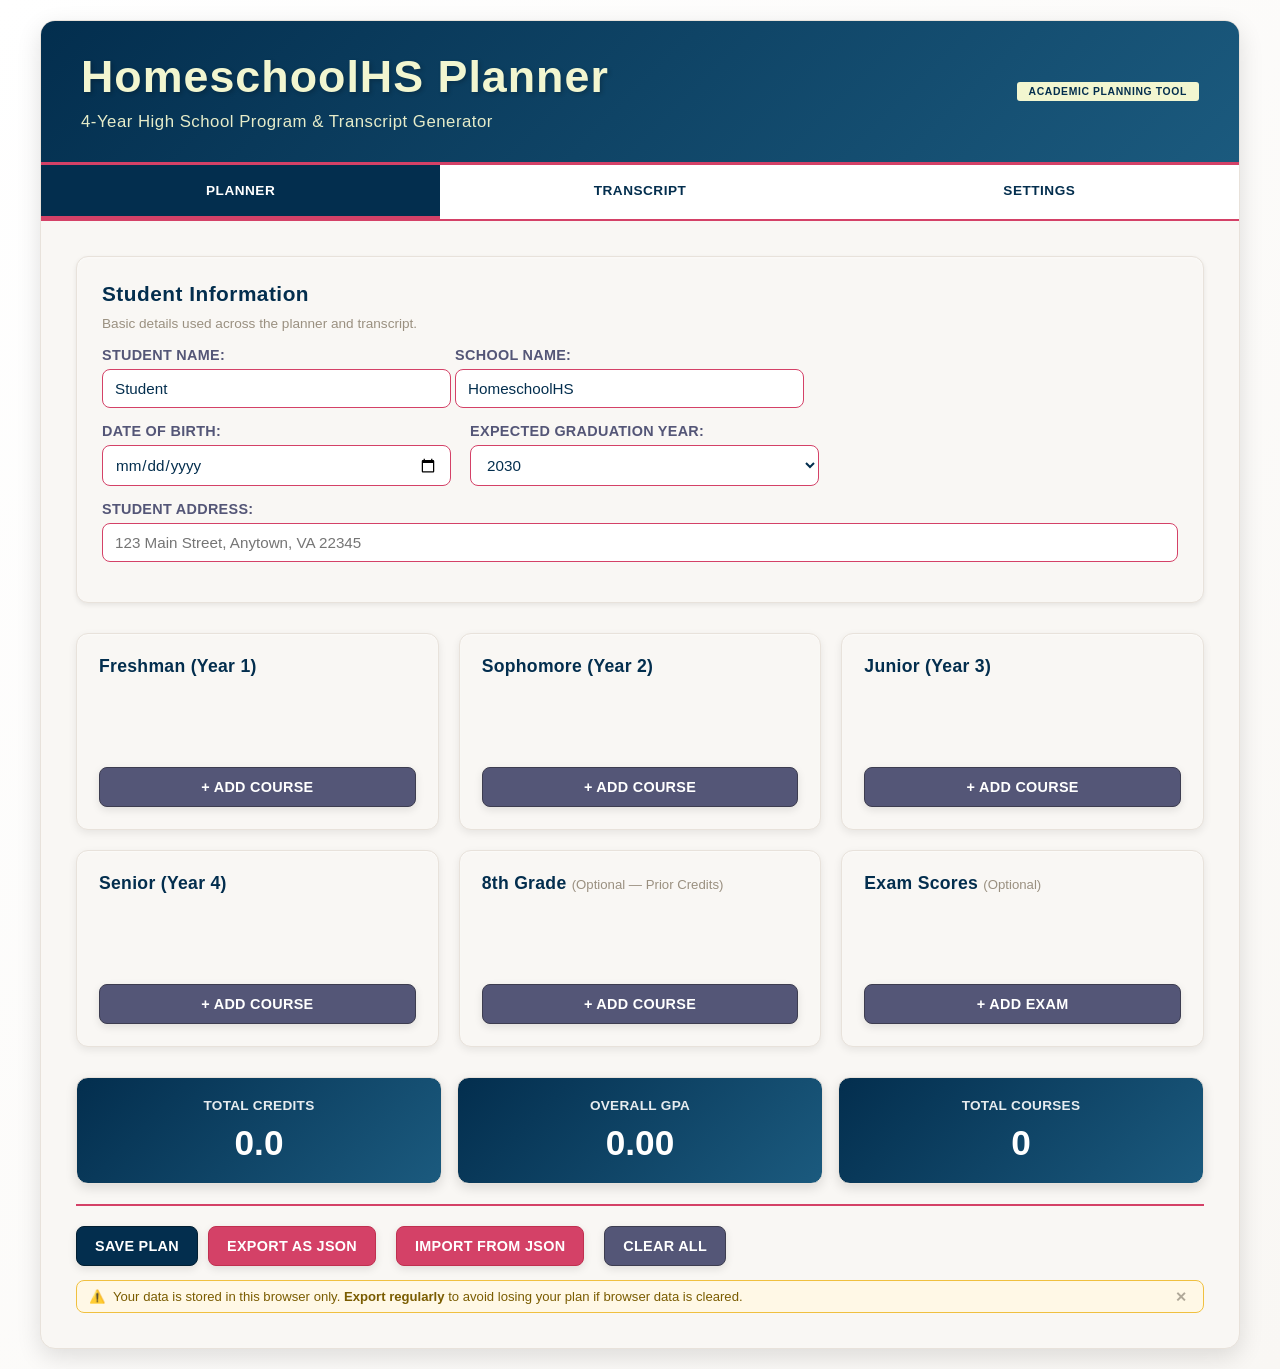
<file: index.html>
<!DOCTYPE html>
<html lang="en">
<head>
    <meta charset="UTF-8">
    <meta name="viewport" content="width=device-width, initial-scale=1.0">
    <title>HomeschoolHS Planner - 4-Year Course Planner</title>
    <link rel="icon" type="image/x-icon" href="favicon.ico">
    <link rel="stylesheet" href="css/style.css">
</head>
<body>
    <div class="container">

        <header>
            <div>
                <h1>HomeschoolHS Planner</h1>
                <p>4-Year High School Program &amp; Transcript Generator</p>
            </div>
            <div class="header-badge">Academic Planning Tool</div>
        </header>

        <nav class="tabs">
            <button class="tab-btn active" data-tab="planner">Planner</button>
            <button class="tab-btn" data-tab="transcript">Transcript</button>
            <button class="tab-btn" data-tab="settings">Settings</button>
        </nav>

        <!-- UNDO BANNER -->
        <div id="undoBanner" style="display:none; align-items:center; justify-content:space-between; background:#032E4E; color:#F2F6D0; padding:10px 20px; font-family:'Segoe UI',sans-serif; font-size:0.9em;">
            <span>Course deleted.</span>
            <button onclick="undoDelete()" style="background:#D44167; color:#fff; border:none; padding:5px 14px; border-radius:6px; cursor:pointer; font-weight:700;">Undo</button>
        </div>

        <!-- PLANNER TAB -->
        <section id="planner" class="tab-content active">

            <div class="student-section">
                <h2>Student Information</h2>
                <p class="section-subtitle">Basic details used across the planner and transcript.</p>

                <div class="form-group">
                    <label for="studentName">Student Name:</label>
                    <input type="text" id="studentName" placeholder="Enter student name">
                </div>

                <div class="form-group">
                    <label for="schoolName">School Name:</label>
                    <input type="text" id="schoolName" placeholder="Enter school name">
                </div>

                <div class="form-group">
                    <label for="studentDOB">Date of Birth:</label>
                    <input type="date" id="studentDOB">
                </div>

                <div class="form-group">
                    <label for="graduationYear">Expected Graduation Year:</label>
                    <select id="graduationYear">
                        <!-- populated by JS -->
                    </select>
                </div>

                <div class="form-group form-group-full">
                    <label for="studentAddress">Student Address:</label>
                    <input type="text" id="studentAddress" placeholder="123 Main Street, Anytown, VA 22345">
                </div>
            </div>

            <!-- YEARS GRID -->
            <div class="years-grid">

                <div class="year-card" data-year="9">
                    <h3>Freshman (Year 1)</h3>
                    <div class="courses-list" id="year-9"></div>
                    <button class="btn btn-add" onclick="addCourse(9)">+ Add Course</button>
                </div>

                <div class="year-card" data-year="10">
                    <h3>Sophomore (Year 2)</h3>
                    <div class="courses-list" id="year-10"></div>
                    <button class="btn btn-add" onclick="addCourse(10)">+ Add Course</button>
                </div>

                <div class="year-card" data-year="11">
                    <h3>Junior (Year 3)</h3>
                    <div class="courses-list" id="year-11"></div>
                    <button class="btn btn-add" onclick="addCourse(11)">+ Add Course</button>
                </div>

                <div class="year-card" data-year="12">
                    <h3>Senior (Year 4)</h3>
                    <div class="courses-list" id="year-12"></div>
                    <button class="btn btn-add" onclick="addCourse(12)">+ Add Course</button>
                </div>

                <!-- 8TH GRADE — optional -->
                <div class="year-card" data-year="8">
                    <h3>8th Grade <span class="optional-label">(Optional — Prior Credits)</span></h3>
                    <div class="courses-list" id="year-8"></div>
                    <button class="btn btn-add" onclick="addCourse(8)">+ Add Course</button>
                </div>

                <!-- EXAM SCORES — optional -->
                <div class="year-card" data-year="exams">
                    <h3>Exam Scores <span class="optional-label">(Optional)</span></h3>
                    <div class="courses-list" id="exams-list"></div>
                    <button class="btn btn-add" onclick="addExam()">+ Add Exam</button>
                </div>

            </div>

            <!-- SUMMARY STATS -->
            <div class="summary-section">
                <div class="stat-card">
                    <h4>Total Credits</h4>
                    <p class="stat-value" id="totalCredits">0</p>
                </div>
                <div class="stat-card">
                    <h4>Overall GPA</h4>
                    <p class="stat-value" id="overallGPA">0.00</p>
                </div>
                <div class="stat-card">
                    <h4>Total Courses</h4>
                    <p class="stat-value" id="totalCourses">0</p>
                </div>
            </div>

            <!-- ACTION BUTTONS -->
            <div class="action-buttons">
                <button class="btn btn-primary" onclick="savePlan()">Save Plan</button>
                <button class="btn btn-secondary" onclick="exportPlan()">Export as JSON</button>
                <button class="btn btn-secondary" onclick="importPlan()">Import from JSON</button>
                <button class="btn btn-danger" onclick="clearPlan()">Clear All</button>
                <div id="backupWarning" class="backup-bar">
    <div class="backup-bar-text">
        <span>⚠️</span>
        <span>Your data is stored in this browser only. <strong>Export regularly</strong> to avoid losing your plan if browser data is cleared.</span>
    </div>
    <button class="backup-dismiss" onclick="dismissBackupWarning()" title="Dismiss">✕</button>
</div>
            </div>

        </section>

        <!-- TRANSCRIPT TAB -->
        <section id="transcript" class="tab-content">
            <div class="transcript-container">
                <button class="btn btn-secondary" onclick="generateTranscript()">Generate Transcript</button>
                <button class="btn btn-secondary" onclick="printTranscript()">Print</button>
                <div class="mobile-transcript-warning">
    ⚠️ The transcript is designed for desktop use. Please open this tool on a desktop or laptop to generate and print your transcript.
</div>
                <div id="transcriptOutput"></div>
            </div>
        </section>

        <!-- SETTINGS TAB -->
        <section id="settings" class="tab-content">
            <h2>Settings</h2>

            <div class="settings-group">
                <h3>School Information</h3>
                <p>This information appears on the printed transcript.</p>
                <div class="form-group">
                    <label for="schoolAddress">School Address:</label>
                    <input type="text" id="schoolAddress" placeholder="123 Learning Lane, Anytown, VA 22345">
                </div>
                <div class="form-group">
                    <label for="schoolPhone">School Phone:</label>
                    <input type="tel" id="schoolPhone" placeholder="(555) 867-5309">
                </div>
                <div class="form-group">
                    <label for="schoolEmail">School Email:</label>
                    <input type="email" id="schoolEmail" placeholder="admin@myhomeschool.edu">
                </div>
                <div class="form-group">
                    <label for="schoolWebsite">School Website (optional):</label>
                    <input type="text" id="schoolWebsite" placeholder="www.myhomeschool.edu">
                </div>
                <div class="form-group form-group-full">
                    <label for="schoolLogo">School Logo (optional):</label>
                    <input type="file" id="schoolLogo" accept="image/*">
                    <div id="logoPreview" style="margin-top:8px;"></div>
                </div>
                <div class="form-actions">
                    <button class="btn btn-primary" onclick="saveSchoolInfo()">Save School Information</button>
                    <span id="schoolInfoSaved" style="display:none; font-size:0.85em; color:#0F9B78; font-weight:600; align-self:center;">✓ Saved</span>
                </div>
            </div>

            <div class="settings-group">
                <h3>Grading Scale</h3>
                <p>Currently using weighted GPA scale. Honors +0.5 &bull; AP / IB / Dual Enrollment +1.0</p>
                <table class="grading-table">
                    <tr><th>Grade</th><th>Regular</th><th>Honors</th><th>AP / IB / Dual</th></tr>
                    <tr><td>A</td><td>4.0</td><td>4.5</td><td>5.0</td></tr>
                    <tr><td>B</td><td>3.0</td><td>3.5</td><td>4.0</td></tr>
                    <tr><td>C</td><td>2.0</td><td>2.5</td><td>3.0</td></tr>
                    <tr><td>D</td><td>1.0</td><td>1.5</td><td>2.0</td></tr>
                    <tr><td>F</td><td>0.0</td><td>0.0</td><td>0.0</td></tr>
                </table>
            </div>

           <div class="settings-group">
    <h3>About</h3>
    <p><strong>Transcript Generator</strong> — Version 1.0</p>
    <p>A homeschool high school transcript generator for college admissions and academic records.</p>
    <p>Part of the <strong>A Tale of Changes</strong> <a href="https://toolbox.ataleofchanges.com" target="_blank">Homeschool Toolbox</a>.</p>
    <p>&copy; 2026 A Tale of Changes</p>
    <p><a href="mailto:ataleofchanges@gmail.com">ataleofchanges@gmail.com</a></p>
    <p><a href="privacy.html">Privacy Policy</a></p>
    <p><a href="terms.html">Terms of Service</a></p>           
</div>

        </section>
    </div>

    <!-- MODAL: ADD / EDIT COURSE -->
    <div id="courseModal" class="modal">
        <div class="modal-content">
            <span class="close" onclick="closeModal()">&times;</span>
            <h2 id="courseModalTitle">Add Course</h2>
            <form id="courseForm">
                <div class="form-group">
                    <label for="courseName">Course Name:</label>
                    <input type="text" id="courseName" placeholder="e.g., Biology, Algebra 2" required>
                </div>
                <div class="form-group">
                    <label for="courseCredits">Credits:</label>
                    <input type="number" id="courseCredits" min="0.5" max="4" step="0.5" value="1" required>
                </div>
                <div class="form-group">
                    <label for="courseGrade">Grade:</label>
                    <select id="courseGrade" required>
                        <option value="">Select a grade</option>
                        <option value="A">A (90-100)</option>
                        <option value="A-">A-</option>
                        <option value="B+">B+</option>
                        <option value="B">B (80-89)</option>
                        <option value="B-">B-</option>
                        <option value="C+">C+</option>
                        <option value="C">C (70-79)</option>
                        <option value="C-">C-</option>
                        <option value="D">D (60-69)</option>
                        <option value="F">F (Below 60)</option>
                        <option value="P">P - Pass (no GPA)</option>
                    </select>
                </div>
                <div class="form-group">
                    <label for="courseType">Course Type:</label>
                    <select id="courseType" required>
                        <option value="Regular">Regular</option>
                        <option value="Honors">Honors</option>
                        <option value="AP">AP</option>
                        <option value="IB">IB</option>
                        <option value="Dual Enrollment">Dual Enrollment</option>
                    </select>
                </div>
                <div class="form-actions">
                    <button type="submit" class="btn btn-primary" id="courseSubmitBtn">Add Course</button>
                    <button type="button" class="btn btn-secondary" onclick="closeModal()">Cancel</button>
                </div>
            </form>
        </div>
    </div>

    <!-- MODAL: ADD EXAM -->
    <div id="examModal" class="modal">
        <div class="modal-content">
            <span class="close" onclick="closeExamModal()">&times;</span>
            <h2>Add Exam Score</h2>
            <form id="examForm">
                <div class="form-group">
                    <label for="examName">Exam Name:</label>
                    <input type="text" id="examName" placeholder="e.g., SAT, AP Biology, NY Regents — Algebra" required>
                </div>
                <div class="form-group">
                    <label for="examDate">Date (optional):</label>
                    <input type="text" id="examDate" placeholder="e.g., 05/2026">
                </div>
                <div class="form-group">
                    <label for="examScore">Score:</label>
                    <input type="text" id="examScore" placeholder="e.g., 1380, 4, 89" required>
                </div>
                <div class="form-actions">
                    <button type="submit" class="btn btn-primary">Add Exam</button>
                    <button type="button" class="btn btn-secondary" onclick="closeExamModal()">Cancel</button>
                </div>
            </form>
        </div>
    </div>

    <!-- HIDDEN FILE INPUT FOR IMPORT -->
    <input type="file" id="fileInput" style="display: none;" accept=".json">

    <script src="js/config.js"></script>
    <script src="js/planner.js"></script>
    <script src="js/transcript.js"></script>
</body>
</html>
</file>
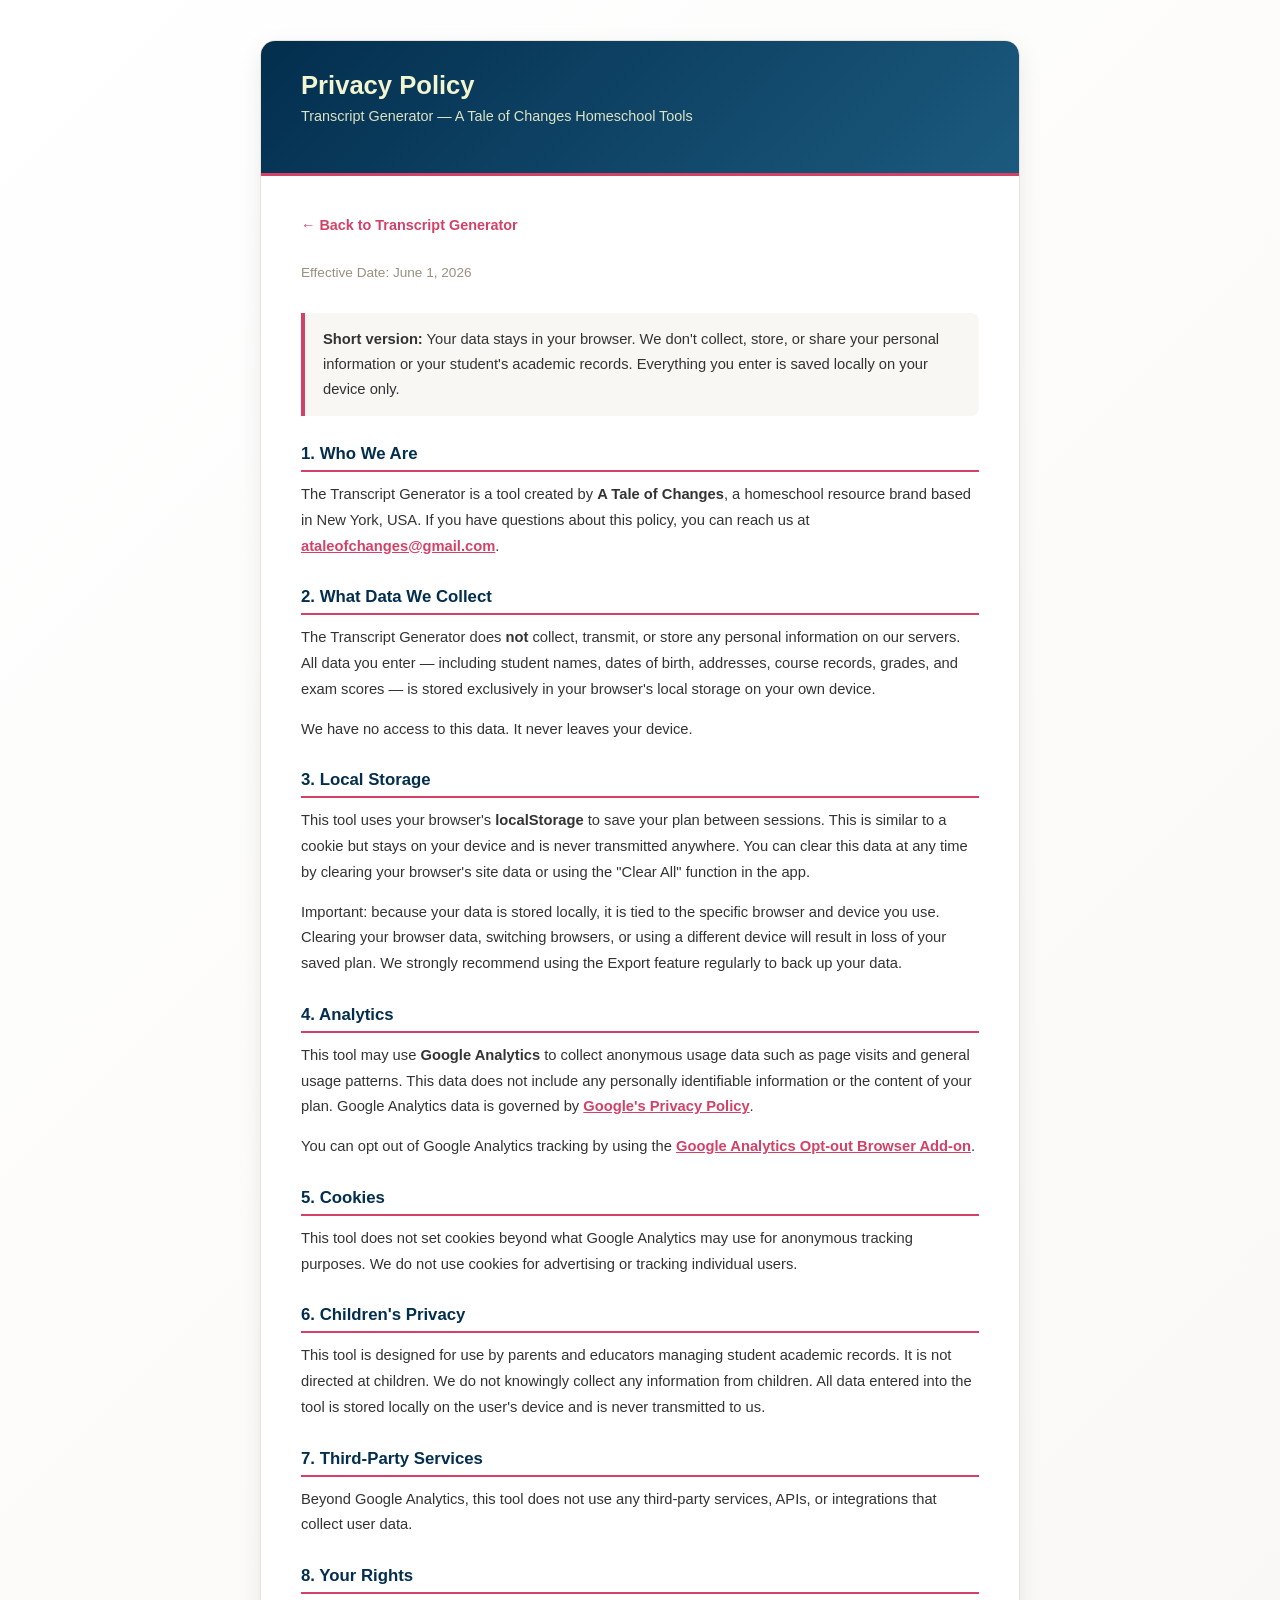
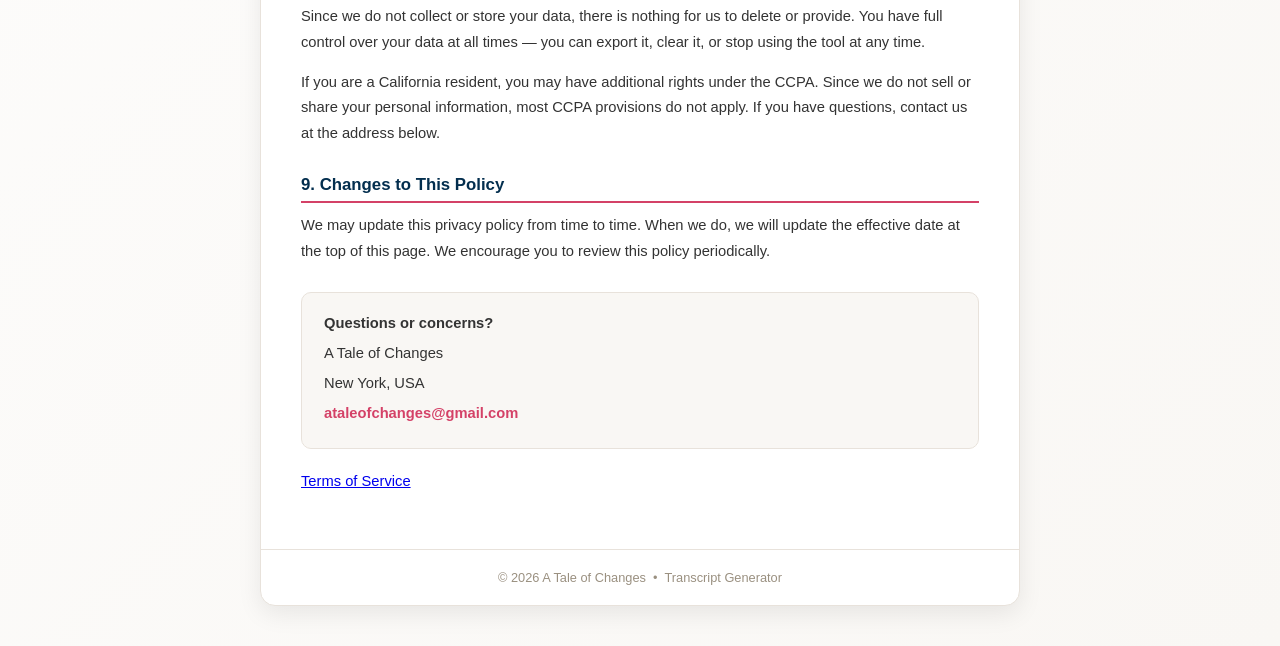
<file: privacy.html>
<!DOCTYPE html>
<html lang="en">
<head>
    <meta charset="UTF-8">
    <meta name="viewport" content="width=device-width, initial-scale=1.0">
    <title>Privacy Policy — Transcript Generator</title>
    <link rel="icon" type="image/x-icon" href="favicon.ico">
    <style>
        * { margin: 0; padding: 0; box-sizing: border-box; }

        body {
            font-family: 'Segoe UI', 'Trebuchet MS', sans-serif;
            background: linear-gradient(135deg, #ffffff 0%, #f9f7f4 100%);
            min-height: 100vh;
            padding: 40px 20px;
            color: #032E4E;
        }

        .container {
            max-width: 760px;
            margin: 0 auto;
            background: #fff;
            border-radius: 15px;
            box-shadow: 0 8px 24px rgba(0,0,0,0.08);
            border: 1px solid #e8e2db;
            overflow: hidden;
        }

        header {
            background: linear-gradient(135deg, #032E4E 0%, #1B5A7E 100%);
            color: #F2F6D0;
            padding: 30px 40px;
            border-bottom: 3px solid #D44167;
        }

        header h1 {
            font-size: 1.6em;
            font-weight: 700;
            margin-bottom: 4px;
        }

        header p {
            font-size: 0.9em;
            opacity: 0.90;
            color: #F2F6D0;
        }

        .content {
            padding: 40px;
        }

        .back-link {
            display: inline-block;
            margin-bottom: 28px;
            color: #D44167;
            text-decoration: none;
            font-size: 0.9em;
            font-weight: 600;
        }

        .back-link:hover {
            text-decoration: underline;
        }

        .effective-date {
            font-size: 0.85em;
            color: #9a9080;
            margin-bottom: 28px;
        }

        h2 {
            font-size: 1.05em;
            font-weight: 700;
            color: #032E4E;
            margin-top: 28px;
            margin-bottom: 10px;
            padding-bottom: 6px;
            border-bottom: 2px solid #D44167;
        }

        p {
            font-size: 0.92em;
            line-height: 1.75;
            color: #333;
            margin-bottom: 14px;
        }

        ul {
            margin: 0 0 14px 20px;
        }

        ul li {
            font-size: 0.92em;
            line-height: 1.75;
            color: #333;
            margin-bottom: 6px;
        }

        .highlight-box {
            background: #f9f7f4;
            border-left: 4px solid #D44167;
            border-radius: 0 8px 8px 0;
            padding: 14px 18px;
            margin-bottom: 20px;
            font-size: 0.92em;
            color: #333;
            line-height: 1.7;
        }

        .contact-block {
            background: #f9f7f4;
            border-radius: 10px;
            border: 1px solid #e8e2db;
            padding: 18px 22px;
            margin-top: 28px;
        }

        .contact-block p {
            margin-bottom: 4px;
        }

        .contact-block a {
            color: #D44167;
            text-decoration: none;
            font-weight: 600;
        }

        .contact-block a:hover {
            text-decoration: underline;
        }

        footer {
            text-align: center;
            padding: 20px 40px;
            font-size: 0.8em;
            color: #9a9080;
            border-top: 1px solid #e8e2db;
        }
    </style>
</head>
<body>
    <div class="container">

        <header>
            <h1>Privacy Policy</h1>
            <p>Transcript Generator — A Tale of Changes Homeschool Tools</p>
        </header>

        <div class="content">
            <a href="index.html" class="back-link">&larr; Back to Transcript Generator</a>

            <p class="effective-date">Effective Date: June 1, 2026</p>

            <div class="highlight-box">
                <strong>Short version:</strong> Your data stays in your browser. We don't collect, store, or share your personal information or your student's academic records. Everything you enter is saved locally on your device only.
            </div>

            <h2>1. Who We Are</h2>
            <p>The Transcript Generator is a tool created by <strong>A Tale of Changes</strong>, a homeschool resource brand based in New York, USA. If you have questions about this policy, you can reach us at <a href="mailto:ataleofchanges@gmail.com" style="color:#D44167;font-weight:600;">ataleofchanges@gmail.com</a>.</p>

            <h2>2. What Data We Collect</h2>
            <p>The Transcript Generator does <strong>not</strong> collect, transmit, or store any personal information on our servers. All data you enter — including student names, dates of birth, addresses, course records, grades, and exam scores — is stored exclusively in your browser's local storage on your own device.</p>
            <p>We have no access to this data. It never leaves your device.</p>

            <h2>3. Local Storage</h2>
            <p>This tool uses your browser's <strong>localStorage</strong> to save your plan between sessions. This is similar to a cookie but stays on your device and is never transmitted anywhere. You can clear this data at any time by clearing your browser's site data or using the "Clear All" function in the app.</p>
            <p>Important: because your data is stored locally, it is tied to the specific browser and device you use. Clearing your browser data, switching browsers, or using a different device will result in loss of your saved plan. We strongly recommend using the Export feature regularly to back up your data.</p>

            <h2>4. Analytics</h2>
            <p>This tool may use <strong>Google Analytics</strong> to collect anonymous usage data such as page visits and general usage patterns. This data does not include any personally identifiable information or the content of your plan. Google Analytics data is governed by <a href="https://policies.google.com/privacy" target="_blank" style="color:#D44167;font-weight:600;">Google's Privacy Policy</a>.</p>
            <p>You can opt out of Google Analytics tracking by using the <a href="https://tools.google.com/dlpage/gaoptout" target="_blank" style="color:#D44167;font-weight:600;">Google Analytics Opt-out Browser Add-on</a>.</p>

            <h2>5. Cookies</h2>
            <p>This tool does not set cookies beyond what Google Analytics may use for anonymous tracking purposes. We do not use cookies for advertising or tracking individual users.</p>

            <h2>6. Children's Privacy</h2>
            <p>This tool is designed for use by parents and educators managing student academic records. It is not directed at children. We do not knowingly collect any information from children. All data entered into the tool is stored locally on the user's device and is never transmitted to us.</p>

            <h2>7. Third-Party Services</h2>
            <p>Beyond Google Analytics, this tool does not use any third-party services, APIs, or integrations that collect user data.</p>

            <h2>8. Your Rights</h2>
            <p>Since we do not collect or store your data, there is nothing for us to delete or provide. You have full control over your data at all times — you can export it, clear it, or stop using the tool at any time.</p>
            <p>If you are a California resident, you may have additional rights under the CCPA. Since we do not sell or share your personal information, most CCPA provisions do not apply. If you have questions, contact us at the address below.</p>

            <h2>9. Changes to This Policy</h2>
            <p>We may update this privacy policy from time to time. When we do, we will update the effective date at the top of this page. We encourage you to review this policy periodically.</p>

            <div class="contact-block">
                <p><strong>Questions or concerns?</strong></p>
                <p>A Tale of Changes</p>
                <p>New York, USA</p>
                <p><a href="mailto:ataleofchanges@gmail.com">ataleofchanges@gmail.com</a></p>
            </div>
<p style="margin-top:20px;"><a href="terms.html">Terms of Service</a></p>
        </div>

        <footer>
            &copy; 2026 A Tale of Changes &nbsp;&bull;&nbsp; Transcript Generator
        </footer>

    </div>
</body>
</html>
</file>
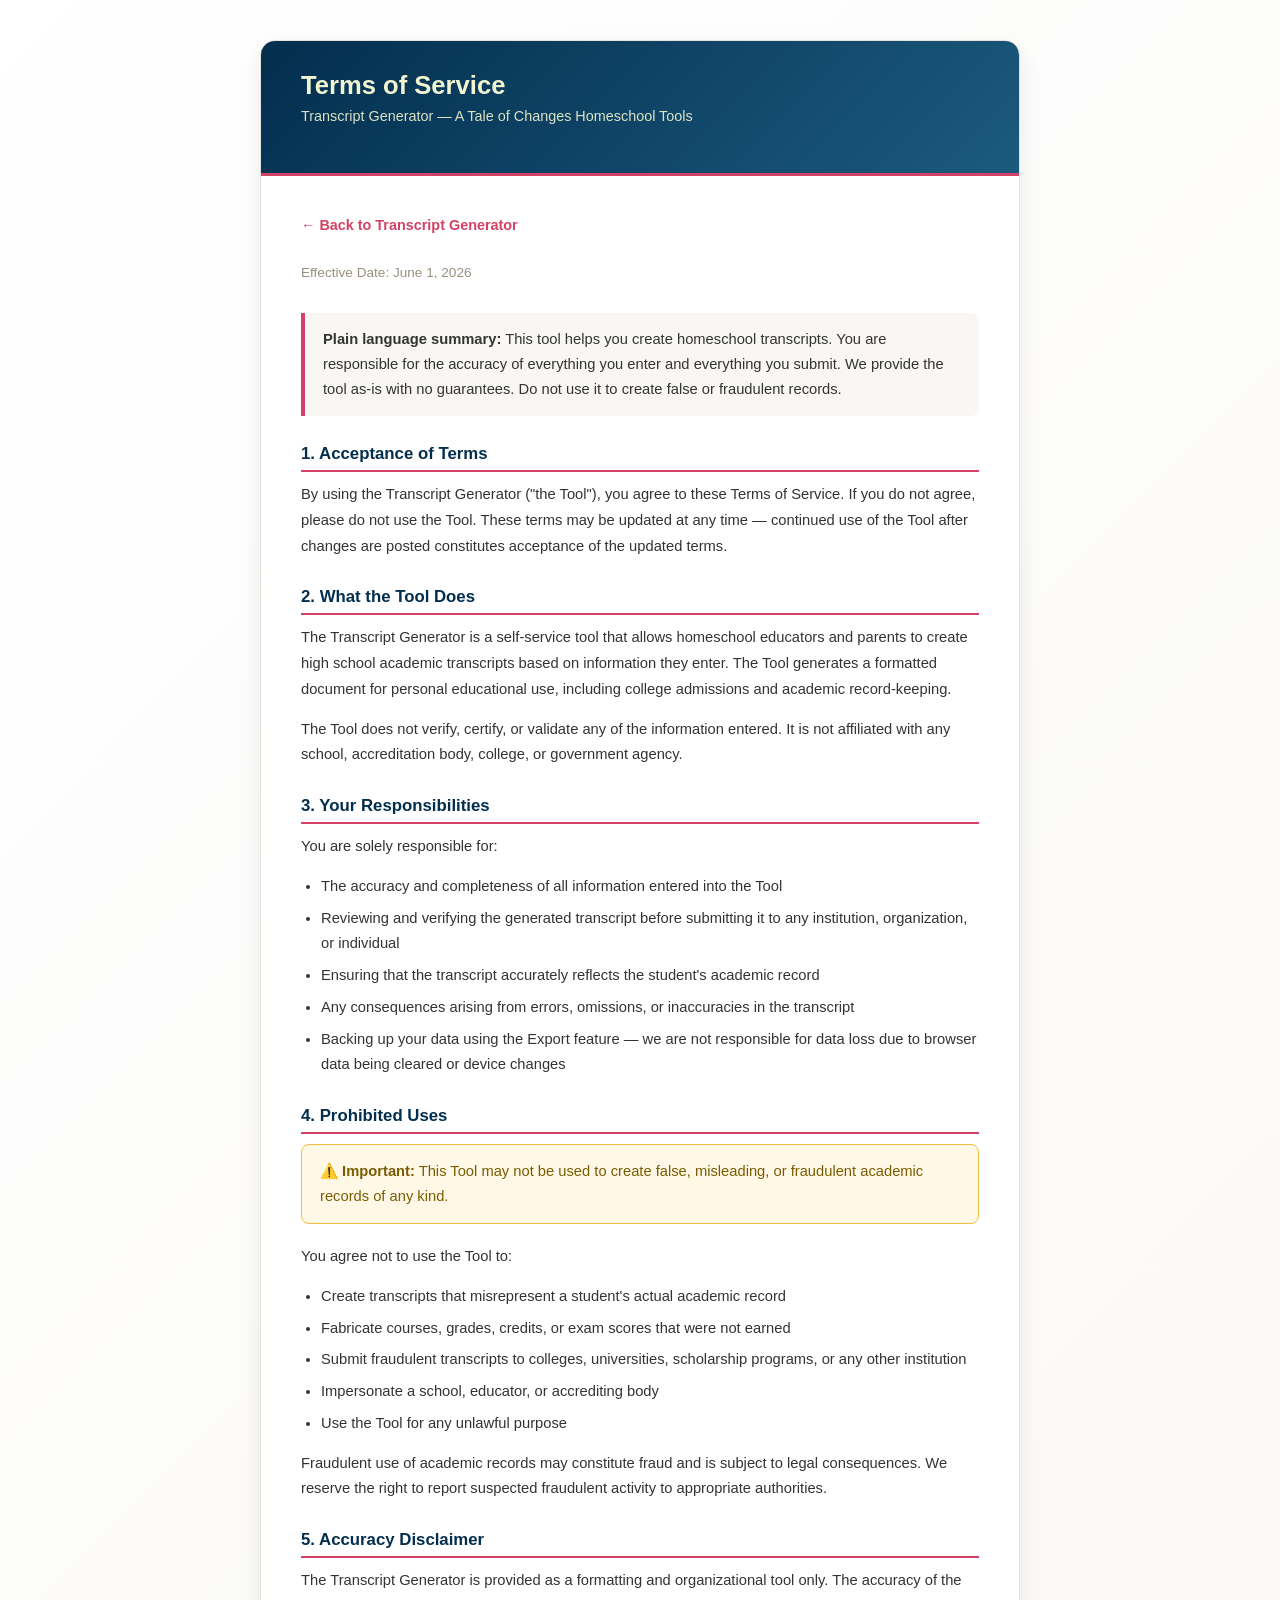
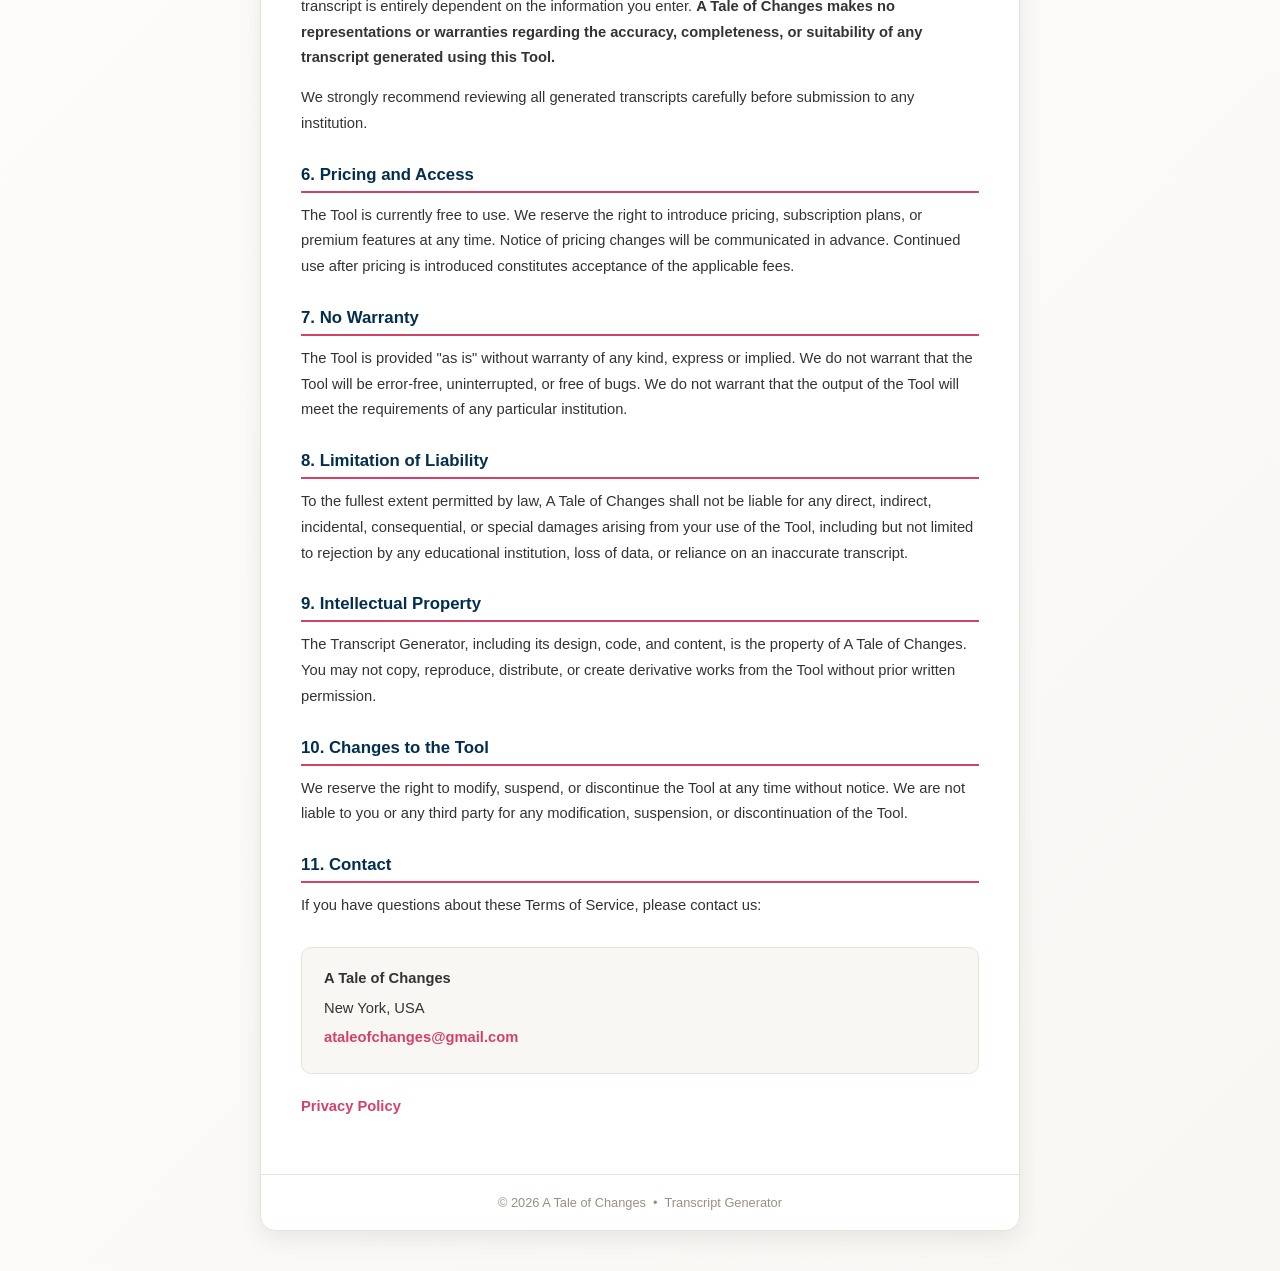
<file: terms.html>
<!DOCTYPE html>
<html lang="en">
<head>
    <meta charset="UTF-8">
    <meta name="viewport" content="width=device-width, initial-scale=1.0">
    <title>Terms of Service — Transcript Generator</title>
    <link rel="icon" type="image/x-icon" href="favicon.ico">
    <style>
        * { margin: 0; padding: 0; box-sizing: border-box; }

        body {
            font-family: 'Segoe UI', 'Trebuchet MS', sans-serif;
            background: linear-gradient(135deg, #ffffff 0%, #f9f7f4 100%);
            min-height: 100vh;
            padding: 40px 20px;
            color: #032E4E;
        }

        .container {
            max-width: 760px;
            margin: 0 auto;
            background: #fff;
            border-radius: 15px;
            box-shadow: 0 8px 24px rgba(0,0,0,0.08);
            border: 1px solid #e8e2db;
            overflow: hidden;
        }

        header {
            background: linear-gradient(135deg, #032E4E 0%, #1B5A7E 100%);
            color: #F2F6D0;
            padding: 30px 40px;
            border-bottom: 3px solid #D44167;
        }

        header h1 {
            font-size: 1.6em;
            font-weight: 700;
            margin-bottom: 4px;
        }

        header p {
            font-size: 0.9em;
            opacity: 0.90;
            color: #F2F6D0;
        }

        .content {
            padding: 40px;
        }

        .back-link {
            display: inline-block;
            margin-bottom: 28px;
            color: #D44167;
            text-decoration: none;
            font-size: 0.9em;
            font-weight: 600;
        }

        .back-link:hover {
            text-decoration: underline;
        }

        .effective-date {
            font-size: 0.85em;
            color: #9a9080;
            margin-bottom: 28px;
        }

        h2 {
            font-size: 1.05em;
            font-weight: 700;
            color: #032E4E;
            margin-top: 28px;
            margin-bottom: 10px;
            padding-bottom: 6px;
            border-bottom: 2px solid #D44167;
        }

        p {
            font-size: 0.92em;
            line-height: 1.75;
            color: #333;
            margin-bottom: 14px;
        }

        ul {
            margin: 0 0 14px 20px;
        }

        ul li {
            font-size: 0.92em;
            line-height: 1.75;
            color: #333;
            margin-bottom: 6px;
        }

        .highlight-box {
            background: #f9f7f4;
            border-left: 4px solid #D44167;
            border-radius: 0 8px 8px 0;
            padding: 14px 18px;
            margin-bottom: 20px;
            font-size: 0.92em;
            color: #333;
            line-height: 1.7;
        }

        .warning-box {
            background: #fff8e6;
            border: 1px solid #f0c040;
            border-radius: 8px;
            padding: 14px 18px;
            margin-bottom: 20px;
            font-size: 0.92em;
            color: #7a5c00;
            line-height: 1.7;
        }

        .contact-block {
            background: #f9f7f4;
            border-radius: 10px;
            border: 1px solid #e8e2db;
            padding: 18px 22px;
            margin-top: 28px;
        }

        .contact-block p {
            margin-bottom: 4px;
        }

        .contact-block a {
            color: #D44167;
            text-decoration: none;
            font-weight: 600;
        }

        .contact-block a:hover {
            text-decoration: underline;
        }

        a {
            color: #D44167;
            text-decoration: none;
            font-weight: 600;
        }

        a:hover {
            text-decoration: underline;
        }

        footer {
            text-align: center;
            padding: 20px 40px;
            font-size: 0.8em;
            color: #9a9080;
            border-top: 1px solid #e8e2db;
        }
    </style>
</head>
<body>
    <div class="container">

        <header>
            <h1>Terms of Service</h1>
            <p>Transcript Generator — A Tale of Changes Homeschool Tools</p>
        </header>

        <div class="content">
            <a href="index.html" class="back-link">&larr; Back to Transcript Generator</a>

            <p class="effective-date">Effective Date: June 1, 2026</p>

            <div class="highlight-box">
                <strong>Plain language summary:</strong> This tool helps you create homeschool transcripts. You are responsible for the accuracy of everything you enter and everything you submit. We provide the tool as-is with no guarantees. Do not use it to create false or fraudulent records.
            </div>

            <h2>1. Acceptance of Terms</h2>
            <p>By using the Transcript Generator ("the Tool"), you agree to these Terms of Service. If you do not agree, please do not use the Tool. These terms may be updated at any time — continued use of the Tool after changes are posted constitutes acceptance of the updated terms.</p>

            <h2>2. What the Tool Does</h2>
            <p>The Transcript Generator is a self-service tool that allows homeschool educators and parents to create high school academic transcripts based on information they enter. The Tool generates a formatted document for personal educational use, including college admissions and academic record-keeping.</p>
            <p>The Tool does not verify, certify, or validate any of the information entered. It is not affiliated with any school, accreditation body, college, or government agency.</p>

            <h2>3. Your Responsibilities</h2>
            <p>You are solely responsible for:</p>
            <ul>
                <li>The accuracy and completeness of all information entered into the Tool</li>
                <li>Reviewing and verifying the generated transcript before submitting it to any institution, organization, or individual</li>
                <li>Ensuring that the transcript accurately reflects the student's academic record</li>
                <li>Any consequences arising from errors, omissions, or inaccuracies in the transcript</li>
                <li>Backing up your data using the Export feature — we are not responsible for data loss due to browser data being cleared or device changes</li>
            </ul>

            <h2>4. Prohibited Uses</h2>
            <div class="warning-box">
                <strong>⚠️ Important:</strong> This Tool may not be used to create false, misleading, or fraudulent academic records of any kind.
            </div>
            <p>You agree not to use the Tool to:</p>
            <ul>
                <li>Create transcripts that misrepresent a student's actual academic record</li>
                <li>Fabricate courses, grades, credits, or exam scores that were not earned</li>
                <li>Submit fraudulent transcripts to colleges, universities, scholarship programs, or any other institution</li>
                <li>Impersonate a school, educator, or accrediting body</li>
                <li>Use the Tool for any unlawful purpose</li>
            </ul>
            <p>Fraudulent use of academic records may constitute fraud and is subject to legal consequences. We reserve the right to report suspected fraudulent activity to appropriate authorities.</p>

            <h2>5. Accuracy Disclaimer</h2>
            <p>The Transcript Generator is provided as a formatting and organizational tool only. The accuracy of the transcript is entirely dependent on the information you enter. <strong>A Tale of Changes makes no representations or warranties regarding the accuracy, completeness, or suitability of any transcript generated using this Tool.</strong></p>
            <p>We strongly recommend reviewing all generated transcripts carefully before submission to any institution.</p>

            <h2>6. Pricing and Access</h2>
            <p>The Tool is currently free to use. We reserve the right to introduce pricing, subscription plans, or premium features at any time. Notice of pricing changes will be communicated in advance. Continued use after pricing is introduced constitutes acceptance of the applicable fees.</p>

            <h2>7. No Warranty</h2>
            <p>The Tool is provided "as is" without warranty of any kind, express or implied. We do not warrant that the Tool will be error-free, uninterrupted, or free of bugs. We do not warrant that the output of the Tool will meet the requirements of any particular institution.</p>

            <h2>8. Limitation of Liability</h2>
            <p>To the fullest extent permitted by law, A Tale of Changes shall not be liable for any direct, indirect, incidental, consequential, or special damages arising from your use of the Tool, including but not limited to rejection by any educational institution, loss of data, or reliance on an inaccurate transcript.</p>

            <h2>9. Intellectual Property</h2>
            <p>The Transcript Generator, including its design, code, and content, is the property of A Tale of Changes. You may not copy, reproduce, distribute, or create derivative works from the Tool without prior written permission.</p>

            <h2>10. Changes to the Tool</h2>
            <p>We reserve the right to modify, suspend, or discontinue the Tool at any time without notice. We are not liable to you or any third party for any modification, suspension, or discontinuation of the Tool.</p>

            <h2>11. Contact</h2>
            <p>If you have questions about these Terms of Service, please contact us:</p>

            <div class="contact-block">
                <p><strong>A Tale of Changes</strong></p>
                <p>New York, USA</p>
                <p><a href="mailto:ataleofchanges@gmail.com">ataleofchanges@gmail.com</a></p>
            </div>

            <p style="margin-top:20px;">
                <a href="privacy.html">Privacy Policy</a>
            </p>

        </div>

        <footer>
            &copy; 2026 A Tale of Changes &nbsp;&bull;&nbsp; Transcript Generator
        </footer>

    </div>
</body>
</html>
</file>
<file: css/style.css>
* {
    margin: 0;
    padding: 0;
    box-sizing: border-box;
}

body {
    font-family: 'Segoe UI', 'Trebuchet MS', sans-serif;
    background: linear-gradient(135deg, #ffffff 0%, #f9f7f4 100%);
    min-height: 100vh;
    padding: 20px;
    color: #032E4E;
}

.container {
    max-width: 1200px;
    margin: 0 auto;
    background: #f9f7f4;
    border-radius: 15px;
    box-shadow: 0 8px 24px rgba(0, 0, 0, 0.12), inset 0 1px 0 rgba(255, 255, 255, 0.5);
    overflow: hidden;
    border: 1px solid #e8e2db;
}

header {
    background: linear-gradient(135deg, #032E4E 0%, #1B5A7E 100%);
    color: #F2F6D0;
    padding: 30px 40px;
    display: flex;
    justify-content: space-between;
    align-items: center;
    border-bottom: 3px solid #D44167;
}

header::before {
    content: '';
    position: absolute;
    top: 0;
    left: 0;
    right: 0;
    bottom: 0;
    -image: 
        repeating-linear-gradient(
            90deg,
            transparent,
            transparent 2px,
            rgba(255, 255, 255, 0.02) 2px,
            rgba(255, 255, 255, 0.02) 4px
        );
    pointer-events: none;
}

header h1 {
    font-size: 2.8em;
    margin-bottom: 10px;
    font-weight: 700;
    letter-spacing: 1px;
    text-shadow: 2px 2px 4px rgba(0, 0, 0, 0.2);
    position: relative;
    z-index: 1;
}

header p {
    font-size: 1.05em;
    opacity: 0.95;
    position: relative;
    z-index: 1;
    font-weight: 300;
    letter-spacing: 0.5px;
}
.header-badge {
    font-family: 'Segoe UI', sans-serif;
    font-size: 0.65em;
    font-weight: 700;
    color: #032E4E;
background: #F2F6D0;
    padding: 4px 12px;
    border-radius: 3px;
    letter-spacing: 0.06em;
    text-transform: uppercase;
    white-space: nowrap;
    align-self: center;
}
/* TABS */
.tabs {
    display: flex;
background: #ffffff;
    border-bottom: 2px solid #D44167;
    gap: 0;
}

.tab-btn {
    flex: 1;
    padding: 18px 15px;
    border: none;
background: none;
    cursor: pointer;
    font-size: 0.95em;
    font-weight: 600;
    color: #032E4E;
    transition: all 0.3s ease;
    border-bottom: 3px solid transparent;
    position: relative;
    text-transform: uppercase;
    letter-spacing: 0.5px;
    font-size: 0.85em;
}

.tab-btn:hover {
background: #E8E4DF;
    color: #D44167;
}

.tab-btn.active {
    color: #ffffff;
background: #032E4E;
    border-bottom-color: #D44167;
}

.tab-content {
    display: none;
    padding: 35px;
    animation: fadeIn 0.3s ease;
}

.tab-content.active {
    display: block;
}

@keyframes fadeIn {
    from {
        opacity: 0;
        transform: translateY(5px);
    }
    to {
        opacity: 1;
        transform: translateY(0);
    }
}

/* STUDENT SECTION */
.student-section {
background: #f9f7f4;
    padding: 25px;
    border-radius: 12px;
    margin-bottom: 30px;
    border: 1px solid #e8e2db;
    box-shadow: inset 0 1px 3px rgba(255, 255, 255, 0.5), 0 2px 5px rgba(0, 0, 0, 0.08);
}

.student-section h2 {
    margin-bottom: 20px;
    color: #032E4E;
    font-size: 1.3em;
    font-weight: 700;
    letter-spacing: 0.5px;
}

.form-group {
    margin-bottom: 15px;
    display: inline-block;
    width: calc(33.333% - 10px);
    margin-right: 15px;
}

.form-group:nth-child(3n) {
    margin-right: 0;
}

.form-group label {
    display: block;
    margin-bottom: 6px;
    font-weight: 600;
    color: #545677;
    font-size: 0.9em;
    text-transform: uppercase;
    letter-spacing: 0.3px;
}

.form-group input,
.form-group select {
    width: 100%;
    padding: 10px 12px;
    border: 1px solid #D44167;
    border-radius: 8px;
    font-size: 0.95em;
background: #ffffff;
    color: #032E4E;
    font-family: 'Segoe UI', sans-serif;
    transition: all 0.3s ease;
}

.form-group input:focus,
.form-group select:focus {
    outline: none;
    border-color: #032E4E;
    box-shadow: 0 0 0 3px rgba(3, 46, 78, 0.1);
background: #ffffff;
}

/* YEARS GRID */
.years-grid {
    display: grid;
    grid-template-columns: repeat(auto-fit, minmax(280px, 1fr));
    gap: 20px;
    margin-bottom: 30px;
}

.year-card {
background: #f9f7f4;
    border: 1px solid #e8e2db;
    border-radius: 12px;
    padding: 22px;
    transition: all 0.3s ease;
    box-shadow: inset 0 1px 2px rgba(255, 255, 255, 0.5), 0 3px 8px rgba(0, 0, 0, 0.08);
}

.year-card:hover {
    border-color: #D44167;
    box-shadow: inset 0 1px 2px rgba(255, 255, 255, 0.5), 0 5px 12px rgba(212, 65, 103, 0.15);
    transform: translateY(-2px);
}

.year-card h3 {
    color: #032E4E;
    margin-bottom: 15px;
    font-size: 1.1em;
    font-weight: 700;
    letter-spacing: 0.3px;
}

.courses-list {
    margin-bottom: 15px;
    min-height: 50px;
}

.course-item {
background: #ffffff;
    padding: 12px;
    margin-bottom: 10px;
    border-radius: 8px;
    border-left: 4px solid #D44167;
    display: flex;
    justify-content: space-between;
    align-items: center;
    font-size: 0.9em;
    box-shadow: 0 2px 4px rgba(0, 0, 0, 0.06);
    transition: all 0.2s ease;
}

.course-item:hover {
    box-shadow: 0 3px 6px rgba(0, 0, 0, 0.1);
}

.course-info {
    flex: 1;
}

.course-name {
    font-weight: 600;
    color: #032E4E;
    font-size: 0.95em;
}

.course-details {
    font-size: 0.8em;
    color: #545677;
    margin-top: 3px;
}

.course-grade {
background: #032E4E;
    color: #ffffff;
    padding: 4px 10px;
    border-radius: 6px;
    font-weight: bold;
    margin: 0 10px;
    font-size: 0.9em;
}

.course-delete {
background: #D44167;
    color: #ffffff;
    border: none;
    padding: 5px 10px;
    border-radius: 6px;
    cursor: pointer;
    font-size: 0.8em;
    font-weight: 600;
    transition: all 0.2s ease;
}

.course-delete:hover {
background: #C03050;
}

/* BUTTONS */
.btn {
    padding: 11px 18px;
    border: none;
    border-radius: 8px;
    cursor: pointer;
    font-size: 0.9em;
    font-weight: 600;
    transition: all 0.3s ease;
    display: inline-block;
    text-transform: uppercase;
    letter-spacing: 0.3px;
    box-shadow: 0 3px 8px rgba(0, 0, 0, 0.1);
}

.btn-add {
    width: 100%;
background: #545677;
    color: #ffffff;
    margin-top: 10px;
    border: 1px solid #3D3D50;
}

.btn-add:hover {
background: #3D3D50;
    box-shadow: 0 4px 10px rgba(84, 86, 119, 0.3);
}

.btn-primary {
background: #032E4E;
    color: #ffffff;
    border: 1px solid #021F32;
}

.btn-primary:hover {
background: #1B5A7E;
    box-shadow: 0 4px 10px rgba(3, 46, 78, 0.3);
}

.btn-secondary {
background: #D44167;
    color: #ffffff;
    margin-right: 10px;
    border: 1px solid #C03050;
}

.btn-secondary:hover {
background: #C03050;
    box-shadow: 0 4px 10px rgba(212, 65, 103, 0.3);
}

.btn-danger {
background: #545677;
    color: #ffffff;
    border: 1px solid #3D3D50;
}

.btn-danger:hover {
background: #3D3D50;
    box-shadow: 0 4px 10px rgba(84, 86, 119, 0.3);
}

/* SUMMARY STATS */
.summary-section {
    display: grid;
    grid-template-columns: repeat(auto-fit, minmax(150px, 1fr));
    gap: 15px;
    margin-bottom: 20px;
}

.stat-card {
background: linear-gradient(135deg, #032E4E 0%, #1B5A7E 100%);
    color: #ffffff;
    padding: 20px;
    border-radius: 12px;
    text-align: center;
    border: 1px solid #e8e2db;
    box-shadow: 0 4px 12px rgba(0, 0, 0, 0.12);
}

.stat-card h4 {
    font-size: 0.85em;
    opacity: 0.9;
    margin-bottom: 10px;
    font-weight: 600;
    text-transform: uppercase;
    letter-spacing: 0.3px;
}

.stat-value {
    font-size: 2.2em;
    font-weight: 700;
}

/* ACTION BUTTONS */
.action-buttons {
    display: flex;
    gap: 10px;
    flex-wrap: wrap;
    margin-top: 20px;
    padding-top: 20px;
    border-top: 2px solid #D44167;
}

/* MODAL */
.modal {
    display: none;
    position: fixed;
    z-index: 1000;
    left: 0;
    top: 0;
    width: 100%;
    height: 100%;
    background-color: rgba(3, 46, 78, 0.6);
    animation: modalFadeIn 0.3s ease;
}

@keyframes modalFadeIn {
    from {
        opacity: 0;
    }
    to {
        opacity: 1;
    }
}

.modal.show {
    display: flex;
    align-items: center;
    justify-content: center;
}

.modal-content {
background: #f9f7f4;
    padding: 35px;
    border-radius: 12px;
    max-width: 500px;
    width: 90%;
    box-shadow: 0 12px 40px rgba(0, 0, 0, 0.2);
    border: 1px solid #e8e2db;
}

.close {
    color: #545677;
    float: right;
    font-size: 28px;
    font-weight: bold;
    cursor: pointer;
    transition: color 0.2s ease;
}

.close:hover {
    color: #032E4E;
}

.modal-content h2 {
    margin-bottom: 20px;
    color: #032E4E;
    font-weight: 700;
    letter-spacing: 0.3px;
}

.form-actions {
    display: flex;
    gap: 10px;
    margin-top: 20px;
}

.form-actions .btn {
    flex: 1;
}

/* TRANSCRIPT */
.transcript-container {
    padding: 20px;
}

#transcriptOutput {
    margin-top: 20px;
background: #ffffff;
    border: 1px solid #e8e2db;
    border-radius: 12px;
    padding: 30px;
    box-shadow: inset 0 1px 2px rgba(255, 255, 255, 0.5);
}

.transcript {
    font-family: 'Segoe UI', sans-serif;
    line-height: 1.7;
    color: #032E4E;
}

.transcript-header {
    text-align: center;
    border-bottom: 3px solid #032E4E;
    padding-bottom: 20px;
    margin-bottom: 30px;
}

.transcript-header h1 {
    font-size: 1.8em;
    margin-bottom: 10px;
    color: #032E4E;
    font-weight: 700;
    letter-spacing: 0.5px;
}

.transcript-header p {
    color: #545677;
    margin: 5px 0;
    font-size: 0.95em;
    font-weight: 600;
}

.transcript-info {
    margin-top: 15px;
    text-align: left;
    display: inline-block;
    width: 100%;
}

.transcript-info p {
    margin: 4px 0;
    font-size: 0.9em;
}

.transcript-section {
    margin-bottom: 30px;
    page-break-inside: avoid;
}

.transcript-section h3 {
    border-bottom: 2px solid #D44167;
    padding-bottom: 8px;
    margin-bottom: 15px;
    color: #032E4E;
    font-size: 1.1em;
    font-weight: 700;
    letter-spacing: 0.3px;
}

.transcript-table {
    width: 100%;
    border-collapse: collapse;
    margin-bottom: 15px;
    font-size: 0.9em;
}

.transcript-table thead {
    background-color: #f9f7f4;
    border-top: 2px solid #032E4E;
    border-bottom: 2px solid #032E4E;
}

.transcript-table th {
    padding: 10px 8px;
    text-align: left;
    font-weight: 700;
    color: #032E4E;
    text-transform: uppercase;
    font-size: 0.85em;
    letter-spacing: 0.3px;
}

.transcript-table td {
    padding: 8px;
    border-bottom: 1px solid #D44167;
}

.transcript-table tbody tr:nth-child(even) {
    background-color: #ffffff;
}

.col-name {
    width: 40%;
}

.col-type {
    width: 15%;
    text-align: center;
}

.col-credits {
    width: 15%;
    text-align: center;
}

.col-grade {
    width: 15%;
    text-align: center;
}

.col-gpa {
    width: 15%;
    text-align: center;
}

.year-summary {
    display: flex;
    justify-content: space-around;
background: #f9f7f4;
    padding: 12px;
    border: 1px solid #e8e2db;
    border-radius: 8px;
    margin-bottom: 20px;
    font-size: 0.9em;
}

.summary-item {
    text-align: center;
}

.summary-label {
    display: block;
    font-weight: 700;
    font-size: 0.8em;
    color: #032E4E;
    text-transform: uppercase;
    letter-spacing: 0.2px;
}

.summary-value {
    display: block;
    font-size: 1.2em;
    font-weight: 700;
    color: #545677;
    margin-top: 5px;
}

.final-summary .summary-grid {
    display: flex;
    justify-content: space-around;
    margin-top: 15px;
}

.summary-box {
    text-align: center;
    padding: 15px;
background: #f9f7f4;
    border: 1px solid #e8e2db;
    border-radius: 8px;
    flex: 1;
    margin: 0 10px;
}

.summary-box .summary-label {
    font-size: 0.8em;
    color: #032E4E;
    margin-bottom: 8px;
}

.summary-large {
    font-size: 1.6em;
    font-weight: 700;
    color: #032E4E;
}

.grading-scale-section {
    margin-top: 30px;
    padding: 15px;
background: #f9f7f4;
    border: 1px solid #e8e2db;
    border-radius: 8px;
    page-break-inside: avoid;
}

.grading-scale-section h4 {
    font-size: 0.95em;
    margin-bottom: 10px;
    color: #032E4E;
    font-weight: 700;
    text-transform: uppercase;
    letter-spacing: 0.3px;
}

.grading-scale-table {
    width: 100%;
    font-size: 0.85em;
}

.grading-scale-table td {
    padding: 5px 10px;
    border-right: 1px solid #D44167;
}

.grading-scale-table td:last-child {
    border-right: none;
}

.transcript-footer {
    margin-top: 40px;
    padding-top: 20px;
    border-top: 2px solid #D44167;
    text-align: center;
    font-size: 0.85em;
    color: #545677;
}

/* SETTINGS */
.settings-group {
    margin-bottom: 30px;
    padding: 20px;
background: #f9f7f4;
    border-radius: 12px;
    border: 1px solid #e8e2db;
    box-shadow: inset 0 1px 2px rgba(255, 255, 255, 0.5);
}

.settings-group h3 {
    color: #032E4E;
    margin-bottom: 15px;
    font-weight: 700;
    letter-spacing: 0.3px;
}

.grading-table {
    width: 100%;
    border-collapse: collapse;
    margin-top: 10px;
}

.grading-table th,
.grading-table td {
    padding: 10px;
    text-align: left;
    border-bottom: 1px solid #D44167;
}

.grading-table th {
background: #032E4E;
    color: #ffffff;
    font-weight: 700;
}

.grading-table tr:nth-child(even) {
    background: #ffffff;
}

/* RESPONSIVE */
@media (max-width: 768px) {
    header h1 {
        font-size: 1.8em;
    }

    .years-grid {
        grid-template-columns: 1fr;
    }

    .form-group {
        width: 100%;
        margin-right: 0;
        margin-bottom: 15px;
    }

    .action-buttons {
        flex-direction: column;
    }

    .action-buttons .btn {
        width: 100%;
    }

    .tabs {
        flex-wrap: wrap;
    }

    .tab-btn {
        flex: 0 1 calc(33.333% - 2px);
        padding: 12px 10px;
    }

    .transcript-table {
        font-size: 0.8em;
    }

    .col-name {
        width: 35%;
    }

    .col-type {
        width: 15%;
    }

    .col-credits {
        width: 15%;
    }

    .col-grade {
        width: 15%;
    }

    .col-gpa {
        width: 15%;
    }
}

/* PRINT STYLES */
@media print {
   
    body {
        background: white;
        padding: 0;
        margin: 0;
    }

    .container {
        box-shadow: none;
        max-width: 100%;
        border: none;
        margin: 0;
        padding: 0;
    }

    header,
    .tabs,
    .tab-content:not(#transcript),
    .action-buttons,
    .transcript-container > .btn {
        display: none !important;
    }

    #transcript {
        display: block !important;
        padding: 0 !important;
    }

    #transcriptOutput {
        border: none !important;
        padding: 0 !important;
        background: white !important;
        box-shadow: none !important;
    }

    .transcript {
        font-size: 11pt;
        line-height: 1.5;
    }

    .transcript-section {
        page-break-inside: avoid;
        margin-bottom: 20px;
    }

    .transcript-table {
        font-size: 10pt;
    }

    .transcript-table thead {
        display: table-header-group;
    }

    .transcript-table tbody tr {
        page-break-inside: avoid;
    }

    .year-summary,
    .summary-box,
    .grading-scale-section {
        border: 1px solid #000 !important;
        background: white !important;
    }

    a {
        color: #000;
        text-decoration: underline;
    }
}
/* ============================================================
   PROFESSIONAL TRANSCRIPT STYLES  — 2-up single-page layout
   Replace the entire "MODERN TRANSCRIPT DESIGN" block with this.
   Everything above that block in your CSS stays unchanged.
   ============================================================ */

/* ── Wrapper ─────────────────────────────────────────────── */
.pro-transcript {
    font-family: 'Georgia', 'Times New Roman', serif;
    font-size: 9.5pt;
    line-height: 1.4;
    color: #111;
    background: #fff;
    max-width: 900px;
    margin: 0 auto;
    padding: 32px 36px;
    border: 1px solid #bbb;
    box-shadow: 0 2px 10px rgba(0,0,0,0.08);
}

/* ── Letterhead ──────────────────────────────────────────── */
.pt-letterhead {
    text-align: center;
    margin-bottom: 10px;
}

.pt-school-name {
    font-size: 1.3rem;
    font-weight: 700;
    letter-spacing: 0.03em;
    color: #1a1a2e;
}

.pt-school-meta {
    font-size: 0.78rem;
    color: #555;
    font-family: 'Segoe UI', sans-serif;
    margin-top: 2px;
}

/* ── Student meta table ──────────────────────────────────── */
.pt-meta-table {
    width: 100%;
    border-collapse: collapse;
    border: 1px solid #888;
    margin-bottom: 10px;
    font-family: 'Segoe UI', sans-serif;
}

.pt-meta-table td {
    padding: 5px 8px;
    border: 1px solid #aaa;
    font-size: 0.8rem;
    vertical-align: middle;
}

.pt-meta-label {
    background: #e8e8ec;
    font-weight: 700;
    font-size: 0.72rem !important;
    text-transform: uppercase;
    letter-spacing: 0.04em;
    color: #333;
    white-space: nowrap;
}

.pt-meta-gpa {
    font-weight: 700;
    font-size: 0.95rem !important;
    color: #1a1a2e;
}

/* ── "Academic Record" title bar ─────────────────────────── */
.pt-record-title {
    background: #1a1a2e;
    color: #fff;
    text-align: center;
    font-size: 0.88rem;
    font-weight: 700;
    letter-spacing: 0.12em;
    text-transform: uppercase;
    padding: 5px 0;
    margin-bottom: 0;
    font-family: 'Segoe UI', sans-serif;
}

/* ── Shared column-header row (sits above both panels) ───── */
.pt-col-labels {
    display: flex;
    border-left: 1px solid #aaa;
    border-right: 1px solid #aaa;
    border-bottom: 1px solid #aaa;
    font-family: 'Segoe UI', sans-serif;
    font-size: 0.75rem;
    font-weight: 700;
    font-style: italic;
    color: #222;
    background: #fff;
}

.pt-col-label-set {
    flex: 1;
    display: flex;
    padding: 4px 6px;
}

.pt-col-label-divider {
    width: 1px;
    background: #aaa;
}

.pt-cl-name    { flex: 1; }
.pt-cl-credits { width: 60px; text-align: center; }
.pt-cl-grade   { width: 70px; text-align: center; }

/* ── Year pair row ───────────────────────────────────────── */
.pt-row {
    display: flex;
    border-left: 1px solid #aaa;
    border-right: 1px solid #aaa;
    margin-bottom: 0;
}

.pt-year-panel {
    flex: 1;
    border-right: 1px solid #aaa;
}

.pt-year-panel:last-child {
    border-right: none;
}

.pt-year-empty {
    flex: 1;
}

/* ── Per-year table ──────────────────────────────────────── */
.pt-year-table {
    width: 100%;
    border-collapse: collapse;
    font-size: 0.82rem;
}

/* Year header: "9th Grade  |  2012 – 2013" */
.pt-year-header-row th {
    background: #d0d5e0;
    border-bottom: 1px solid #aaa;
    padding: 4px 6px;
    font-family: 'Segoe UI', sans-serif;
    font-size: 0.78rem;
    font-weight: 700;
    color: #111;
}

.pt-yh-name {
    text-align: left;
}

.pt-yh-year {
    text-align: right;
    font-weight: 600;
    letter-spacing: 0.02em;
}

/* Data rows */
.pt-year-table td {
    padding: 3px 6px;
    border-bottom: 1px solid #e0e0e0;
    font-family: 'Segoe UI', sans-serif;
    vertical-align: middle;
}

.pt-col-name    { width: auto; }
.pt-col-credits { width: 55px; text-align: center; }
.pt-col-grade   { width: 65px; text-align: center; font-weight: 600; }

.pt-year-table tbody tr:nth-child(even) td {
    background: #f7f7f9;
}

/* Year totals footer */
.pt-year-totals td {
    background: #eceef2 !important;
    border-top: 1px solid #aaa !important;
    border-bottom: 1px solid #aaa;
    font-weight: 700;
    font-size: 0.76rem;
    font-family: 'Segoe UI', sans-serif;
    color: #333;
    padding: 3px 6px;
}

/* Bottom border on the last pair */
.pt-row:last-of-type {
    border-bottom: 1px solid #aaa;
}

/* ── Grading scale bar ───────────────────────────────────── */
.pt-scale-bar {
    border: 1px solid #aaa;
    border-top: none;
    padding: 5px 8px;
    font-family: 'Segoe UI', sans-serif;
    font-size: 0.73rem;
    color: #333;
    background: #fafafa;
    margin-bottom: 18px;
}

/* ── Signature block ─────────────────────────────────────── */
.pt-signature-block {
    display: flex;
    gap: 32px;
    margin-top: 20px;
    margin-bottom: 14px;
}

.pt-sig-col {
    flex: 1;
}

.pt-sig-line {
    border-bottom: 1px solid #333;
    margin-bottom: 5px;
    height: 30px;
}

.pt-sig-label {
    font-size: 0.7rem;
    color: #555;
    text-align: center;
    font-family: 'Segoe UI', sans-serif;
}

/* ── Document footer ─────────────────────────────────────── */
.pt-doc-footer {
    border-top: 1px solid #bbb;
    padding-top: 8px;
    font-size: 0.7rem;
    color: #666;
    text-align: center;
    font-family: 'Segoe UI', sans-serif;
    font-style: italic;
}

/* ── Empty state ─────────────────────────────────────────── */
.empty-transcript {
    text-align: center;
    padding: 60px;
    color: #64748b;
    font-family: 'Segoe UI', sans-serif;
}


/* ============================================================
   PRINT
   ============================================================ */
@media print {

    body,
    .container,
    #transcriptOutput {
        background: white !important;
        box-shadow: none !important;
        border: none !important;
        padding: 0 !important;
        margin: 0 !important;
    }

    header,
    .tabs,
    .tab-content:not(#transcript),
    .action-buttons,
    .transcript-container > .btn,
    .btn {
        display: none !important;
    }

    #transcript {
        display: block !important;
        padding: 0 !important;
    }

    .pro-transcript {
        border: none;
        box-shadow: none;
        padding: 0.35in 0.45in;
        max-width: 100%;
        font-size: 9pt;
    }

    .pt-row {
        page-break-inside: avoid;
    }

    /* force dark backgrounds to print */
.pt-record-title,
.pt-year-header-row th,
.pt-year-totals td,
.pt-meta-label {
    -webkit-print-color-adjust: exact;
    print-color-adjust: exact;
    color-adjust: exact;
}
}
.form-group-full {
    width: 100%;
    margin-right: 0;
}

.section-subtitle {
    font-size: 0.85em;
    color: #9a9080;
    margin-bottom: 16px;
    margin-top: -10px;
}
.settings-group .form-actions {
    border-top: 1px solid #D44167;
    padding-top: 16px;
    margin-top: 4px;
}

.settings-group .form-actions .btn {
    width: auto;
    padding: 10px 24px;
}
.pt-logo-img {
    width: 90px;
    height: 90px;
    object-fit: contain;
    display: block;
    margin: 0 auto 8px auto;
}
.course-edit {
    background: #032E4E;
    color: #F2F6D0;
    border: none;
    padding: 5px 10px;
    border-radius: 6px;
    cursor: pointer;
    font-size: 0.8em;
    font-weight: 600;
    transition: all 0.2s ease;
    margin-right: 4px;
}

.course-edit:hover {
    background: #1B5A7E;
}
.optional-label {
    font-size: 0.75em;
    font-weight: 400;
    color: #9a9080;
    letter-spacing: 0;
    text-transform: none;
}
.pt-cert {
    font-family: 'Segoe UI', sans-serif;
    font-size: 0.78rem;
    font-style: italic;
    color: #333;
    margin-bottom: 14px;
    margin-top: 6px;
}
.backup-bar {
    display: flex;
    align-items: center;
    justify-content: space-between;
    gap: 8px;
    background: #fff8e6;
    border: 1px solid #f0c040;
    border-radius: 8px;
    padding: 8px 12px;
    font-size: 0.82em;
    color: #7a5c00;
    width: 100%;
    margin-top: 4px;
}

.backup-bar-text {
    display: flex;
    align-items: center;
    gap: 8px;
}

.backup-dismiss {
    background: none;
    border: none;
    color: #b0a898;
    font-size: 14px;
    cursor: pointer;
    padding: 0 4px;
    line-height: 1;
    font-weight: 700;
    flex-shrink: 0;
}

.backup-dismiss:hover {
    color: #545677;
}
.settings-group a {
    color: #D44167;
    text-decoration: none;
    font-weight: 600;
}

.settings-group a:hover {
    text-decoration: underline;
}
.mobile-transcript-warning {
    display: none;
    background: #fff8e6;
    border: 1px solid #f0c040;
    border-radius: 10px;
    padding: 20px;
    text-align: center;
    font-family: 'Segoe UI', sans-serif;
    color: #7a5c00;
    margin: 20px 0;
}

@media (max-width: 480px) {
    .mobile-transcript-warning {
        display: block;
    }
    .pro-transcript {
        display: none;
    }
}
@media (max-width: 480px) {
    .transcript-container .btn {
        display: none;
    }
}
@media (max-width: 480px) {
    #transcriptOutput {
        display: none;
    }
}
</file>
